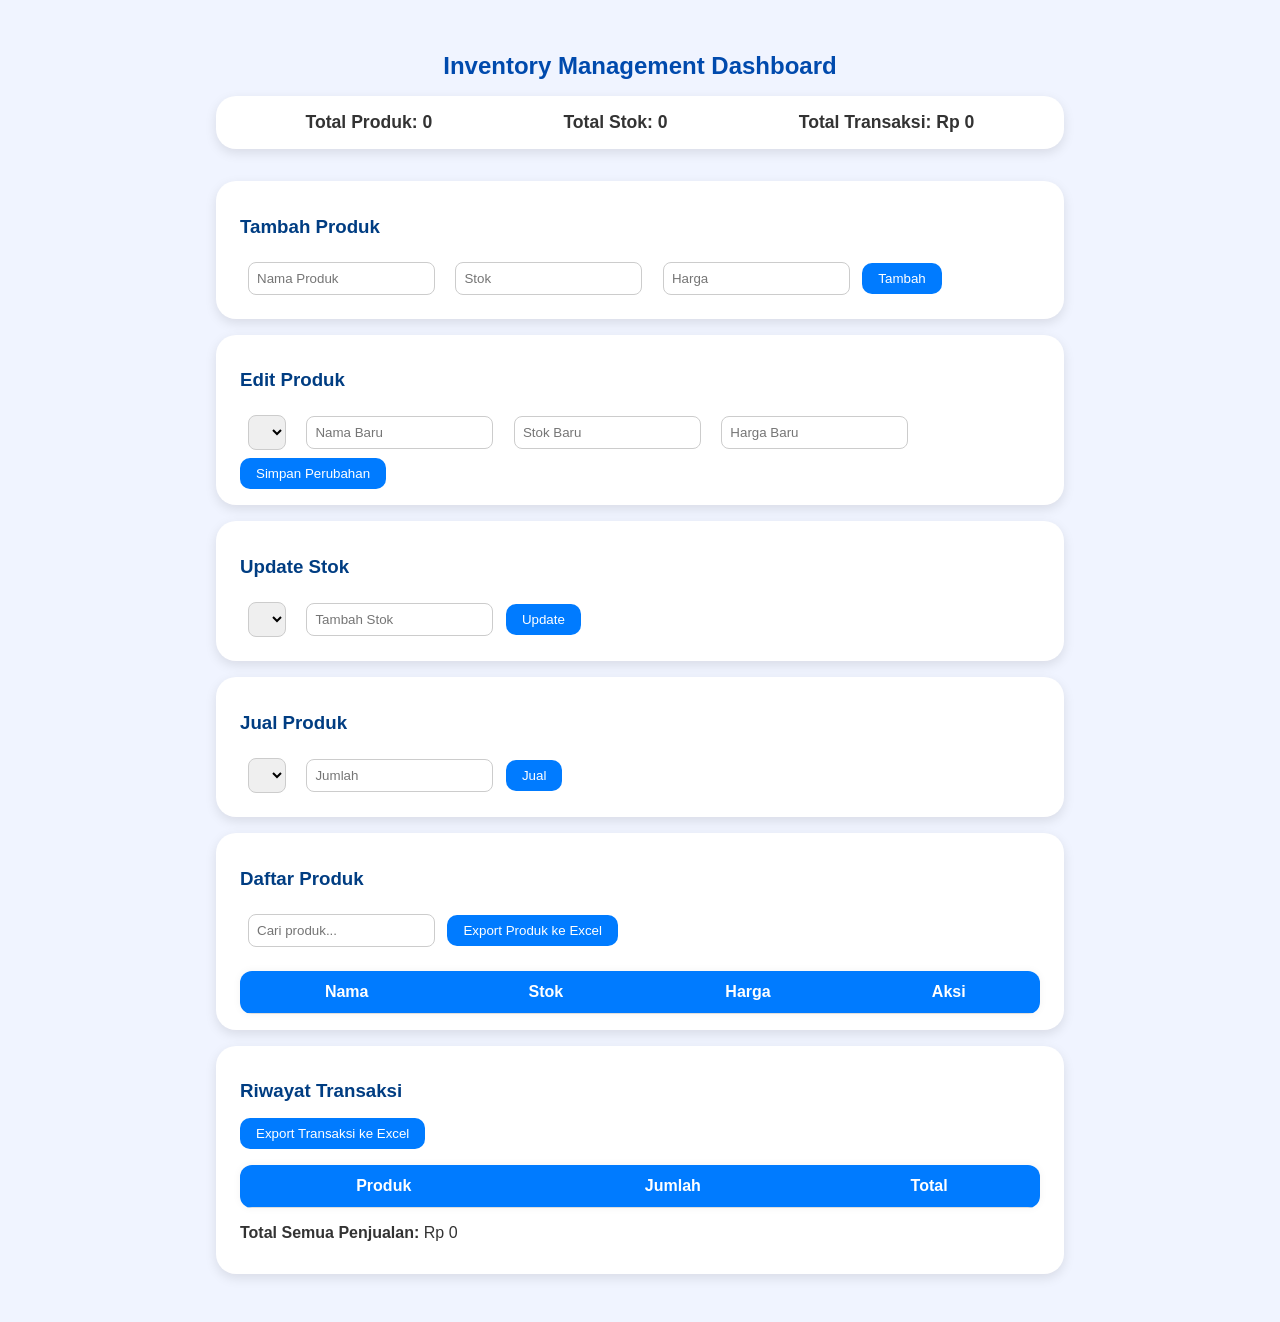
<file: TUGAS PENGKODEAN DAN PEMROGRAMAN/Tugas 3 Aplikasi Persediaan dan Penjualan/Persediaan_Penjualan/index.html>
<!DOCTYPE html>
<html lang="en">
<head>
    <meta charset="UTF-8">
    <meta name="viewport" content="width=device-width, initial-scale=1.0">
    <title>Inventory App</title>
    <link rel="stylesheet" href="style.css">
    <script defer src="script.js"></script>
</head>
<body>
    <h2>Inventory Management Dashboard</h2>

    <!-- Dashboard Ringkasan -->
    <section id="dashboard">
        <div><strong>Total Produk:</strong> <span id="total-produk">0</span></div>
        <div><strong>Total Stok:</strong> <span id="total-stok">0</span></div>
        <div><strong>Total Transaksi:</strong> <span id="total-transaksi">Rp 0</span></div>
    </section>

    <!-- Tambah Produk -->
    <section>
        <h3>Tambah Produk</h3>
        <input type="text" id="nama" placeholder="Nama Produk">
        <input type="number" id="stok" placeholder="Stok">
        <input type="number" id="harga" placeholder="Harga">
        <button onclick="tambahProduk()">Tambah</button>
    </section>

    <!-- Edit Produk -->
    <section>
        <h3>Edit Produk</h3>
        <select id="produk-edit"></select>
        <input type="text" id="nama-edit" placeholder="Nama Baru">
        <input type="number" id="stok-edit" placeholder="Stok Baru">
        <input type="number" id="harga-edit" placeholder="Harga Baru">
        <button onclick="editProduk()">Simpan Perubahan</button>
    </section>

    <!-- Update Stok -->
    <section>
        <h3>Update Stok</h3>
        <select id="produk-update"></select>
        <input type="number" id="tambah-stok" placeholder="Tambah Stok">
        <button onclick="updateStok()">Update</button>
    </section>

    <!-- Jual Produk -->
    <section>
        <h3>Jual Produk</h3>
        <select id="produk-jual"></select>
        <input type="number" id="jumlah-jual" placeholder="Jumlah">
        <button onclick="jualProduk()">Jual</button>
    </section>

    <!-- Tabel Produk dengan Filter dan Export -->
    <section>
        <h3>Daftar Produk</h3>
        <input type="text" id="filter-produk" placeholder="Cari produk..." onkeyup="filterProduk()">
        <button onclick="exportProdukExcel()">Export Produk ke Excel</button>
        <table>
            <thead>
                <tr>
                    <th>Nama</th>
                    <th>Stok</th>
                    <th>Harga</th>
                    <th>Aksi</th>
                </tr>
            </thead>
            <tbody id="produk-body"></tbody>
        </table>
    </section>

    <!-- Tabel Transaksi -->
    <section>
        <h3>Riwayat Transaksi</h3>
        <button onclick="exportTransaksiExcel()">Export Transaksi ke Excel</button>
        <table>
            <thead>
                <tr>
                    <th>Produk</th>
                    <th>Jumlah</th>
                    <th>Total</th>
                </tr>
            </thead>
            <tbody id="transaksi-body"></tbody>
        </table>
        <p><strong>Total Semua Penjualan:</strong> <span id="total-semua">Rp 0</span></p>
    </section>
</body>
</html>
</file>
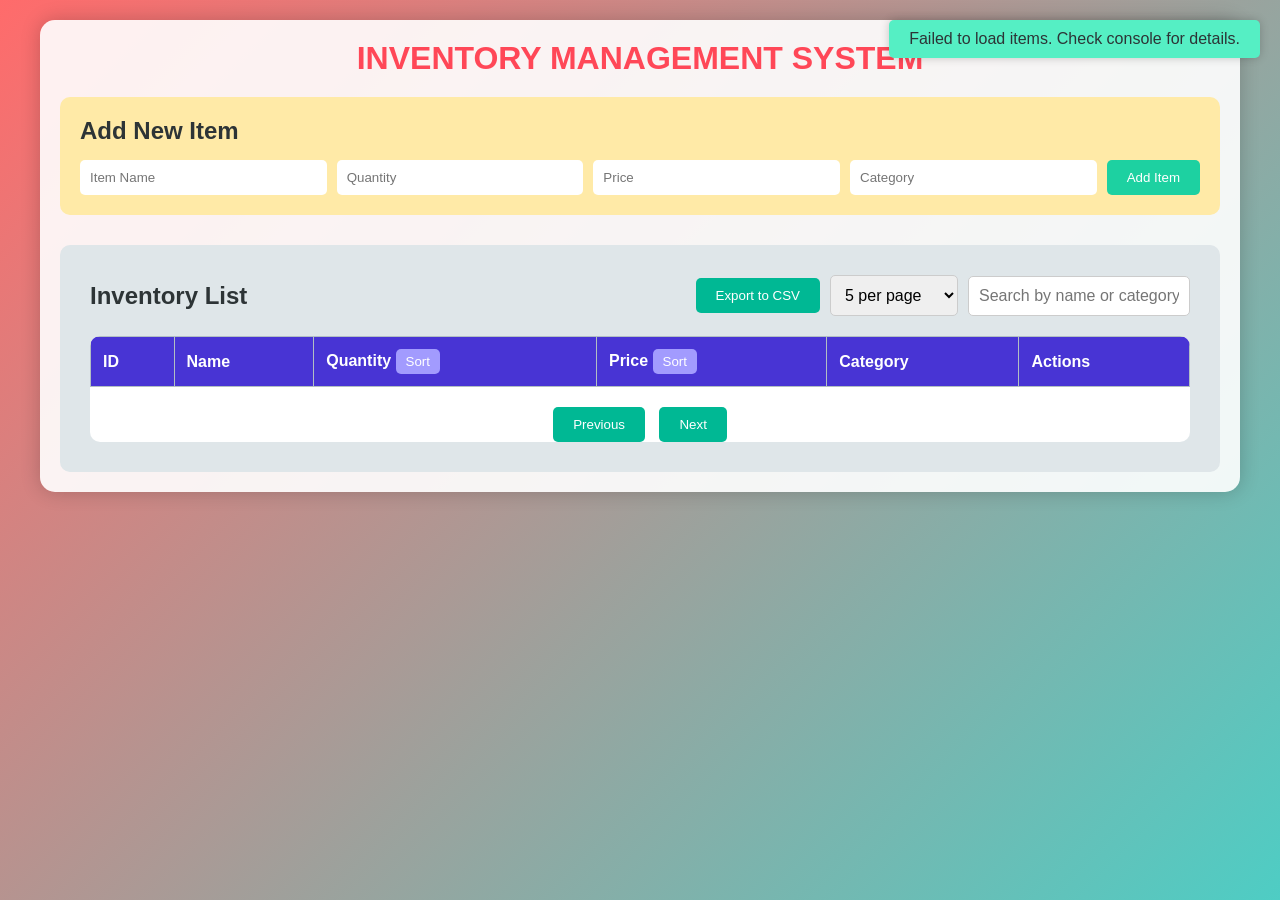
<file: TUGAS PENGKODEAN DAN PEMROGRAMAN/Tugas 4 Aplikasi Inventory Management System/inventory-management/index.html>
<!DOCTYPE html>
<html lang="en">
<head>
    <meta charset="UTF-8">
    <meta name="viewport" content="width=device-width, initial-scale=1.0">
    <title>Inventory Management System</title>
    <link rel="stylesheet" href="style.css">
</head>
<body>
    <div class="container">
        <h1>Inventory Management System</h1>
        
        <!-- Form Tambah Item -->
        <div class="form-container">
            <h2>Add New Item</h2>
            <form id="addForm">
                <input type="text" id="name" placeholder="Item Name" required>
                <input type="number" id="quantity" placeholder="Quantity" required>
                <input type="number" id="price" placeholder="Price" step="0.01" required>
                <input type="text" id="category" placeholder="Category" required>
                <button type="submit" id="addButton">Add Item</button>
                <span id="loading" class="loading" style="display: none;">Loading...</span>
            </form>
        </div>

        <!-- Inventory List -->
        <div class="inventory-container">
            <div class="inventory-header">
                <h2>Inventory List</h2>
                <div class="inventory-actions">
                    <button onclick="exportToCSV()">Export to CSV</button>
                    <select id="itemsPerPageSelect" onchange="changeItemsPerPage()">
                        <option value="5">5 per page</option>
                        <option value="10">10 per page</option>
                        <option value="20">20 per page</option>
                    </select>
                    <input type="text" id="searchInput" placeholder="Search by name or category..." onkeyup="debounceSearch()">
                </div>
            </div>
            <div class="table-container">
                <table>
                    <thead>
                        <tr>
                            <th>ID</th>
                            <th>Name</th>
                            <th>Quantity <button onclick="sortTable('quantity')">Sort</button></th>
                            <th>Price <button onclick="sortTable('price')">Sort</button></th>
                            <th>Category</th>
                            <th>Actions</th>
                        </tr>
                    </thead>
                    <tbody id="inventoryTable"></tbody>
                </table>
                <div class="pagination">
                    <button onclick="previousPage()" id="prevButton">Previous</button>
                    <span id="pageNumbers"></span>
                    <button onclick="nextPage()" id="nextButton">Next</button>
                </div>
            </div>
        </div>

        <!-- Modal untuk Edit Item -->
        <div id="editModal" class="modal">
            <div class="modal-content">
                <span class="close">×</span>
                <h2>Edit Item</h2>
                <form id="editForm">
                    <input type="hidden" id="editId">
                    <input type="text" id="editName" placeholder="Item Name" required>
                    <input type="number" id="editQuantity" placeholder="Quantity" required>
                    <input type="number" id="editPrice" placeholder="Price" step="0.01" required>
                    <input type="text" id="editCategory" placeholder="Category" required>
                    <button type="submit">Update Item</button>
                </form>
            </div>
        </div>

        <!-- Notifikasi -->
        <div id="notification" class="notification"></div>
    </div>

    <script src="script.js"></script>
</body>
</html>
</file>
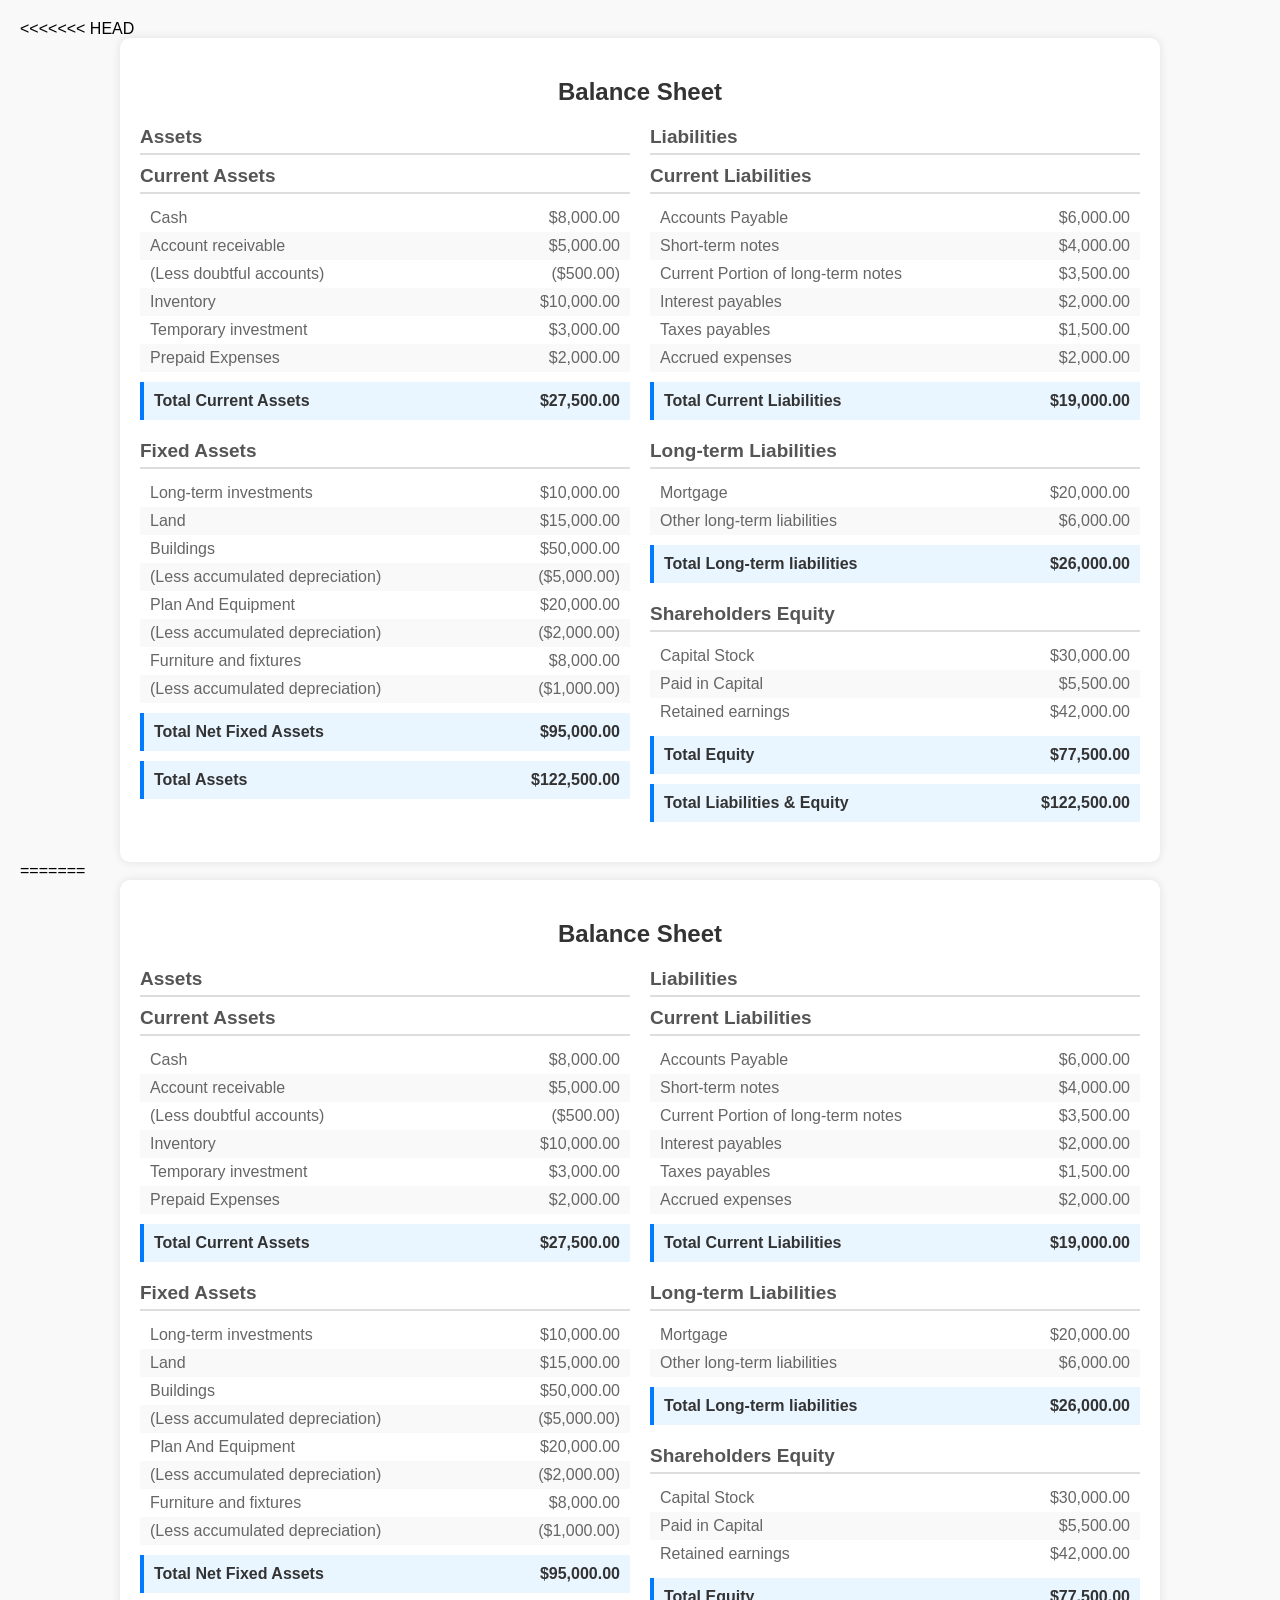
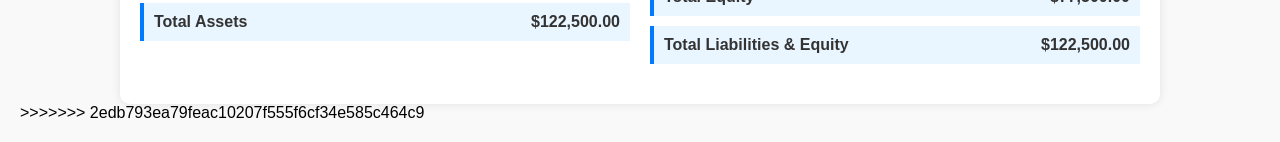
<file: TUGAS PENGKODEAN DAN PEMROGRAMAN/Tugas 2 Laporan Keuangan/Balance Sheet.html>
<<<<<<< HEAD
<!DOCTYPE html>
<html lang="en">
<head>
    <meta charset="UTF-8">
    <meta name="viewport" content="width=device-width, initial-scale=1.0">
    <title>Balance Sheet</title>
    <style>
        body {
            font-family: Arial, sans-serif;
            background-color: #f9f9f9;
            margin: 0;
            padding: 20px;
        }
        .balance-sheet {
            max-width: 1000px;
            width: 100%;
            margin: auto;
            background-color: #fff;
            padding: 20px;
            box-shadow: 0 0 10px rgba(0, 0, 0, 0.1);
            border-radius: 10px;
            display: flex;
            flex-direction: column;
            align-items: stretch;
        }
        .columns {
            display: flex;
            justify-content: space-between;
            gap: 20px;
        }
        .column {
            width: 50%;
        }
        .balance-sheet h2 {
            text-align: center;
            color: #333;
            margin-bottom: 20px;
            width: 100%;
        }
        .section {
            margin-bottom: 20px;
        }
        .section-title {
            font-weight: bold;
            font-size: 19px;
            color: #555;
            margin-bottom: 10px;
            border-bottom: 2px solid #ddd;
            padding-bottom: 5px;
        }
        .item-container {
            display: flex;
            justify-content: space-between;
            padding: 5px 10px;
            color: #666;
        }
        .item-container:nth-child(odd) {
            background-color: #f9f9f9;
        }
        .total {
            font-weight: bold;
            margin-top: 10px;
            padding: 10px;
            background-color: #e9f5ff;
            border-left: 4px solid #007bff;
            color: #333;
            display: flex;
            justify-content: space-between;
        }

        /* Responsif untuk layar kecil */
        @media (max-width: 768px) {
            .columns {
                flex-direction: column;
            }
            .column {
                width: 100%;
            }
        }
    </style>
</head>
<body>

<div class="balance-sheet">
    <h2>Balance Sheet</h2>
    <div class="columns">
        <div class="column">
            <div class="section-title">Assets</div>
            <div class="section">
                <div class="section-title">Current Assets</div>
                <div class="item-container"><span>Cash</span><span>$8,000.00</span></div>
                <div class="item-container"><span>Account receivable</span><span>$5,000.00</span></div>
                <div class="item-container"><span>(Less doubtful accounts)</span><span>($500.00)</span></div>
                <div class="item-container"><span>Inventory</span><span>$10,000.00</span></div>
                <div class="item-container"><span>Temporary investment</span><span>$3,000.00</span></div>
                <div class="item-container"><span>Prepaid Expenses</span><span>$2,000.00</span></div>
                <div class="total"><span>Total Current Assets</span><span>$27,500.00</span></div>
            </div>
            <div class="section">
                <div class="section-title">Fixed Assets</div>
                <div class="item-container"><span>Long-term investments</span><span>$10,000.00</span></div>
                <div class="item-container"><span>Land</span><span>$15,000.00</span></div>
                <div class="item-container"><span>Buildings</span><span>$50,000.00</span></div>
                <div class="item-container"><span>(Less accumulated depreciation)</span><span>($5,000.00)</span></div>
                <div class="item-container"><span>Plan And Equipment</span><span>$20,000.00</span></div>
                <div class="item-container"><span>(Less accumulated depreciation)</span><span>($2,000.00)</span></div>
                <div class="item-container"><span>Furniture and fixtures</span><span>$8,000.00</span></div>
                <div class="item-container"><span>(Less accumulated depreciation)</span><span>($1,000.00)</span></div>
                <div class="total"><span>Total Net Fixed Assets</span><span>$95,000.00</span></div>
                <div class="total"><span>Total Assets</span><span>$122,500.00</span></div>
            </div>
        </div>
    
        <div class="column">
            <div class="section-title">Liabilities</div>
            <div class="section">
                <div class="section-title">Current Liabilities</div>
                <div class="item-container"><span>Accounts Payable</span><span>$6,000.00</span></div>
                <div class="item-container"><span>Short-term notes</span><span>$4,000.00</span></div>
                <div class="item-container"><span>Current Portion of long-term notes</span><span>$3,500.00</span></div>
                <div class="item-container"><span>Interest payables</span><span>$2,000.00</span></div>
                <div class="item-container"><span>Taxes payables</span><span>$1,500.00</span></div>
                <div class="item-container"><span>Accrued expenses</span><span>$2,000.00</span></div>
                <div class="total"><span>Total Current Liabilities</span><span>$19,000.00</span></div>
            </div>
            <div class="section">
                <div class="section-title">Long-term Liabilities</div>
                <div class="item-container"><span>Mortgage</span><span>$20,000.00</span></div>
                <div class="item-container"><span>Other long-term liabilities</span><span>$6,000.00</span></div>
                <div class="total"><span>Total Long-term liabilities</span><span>$26,000.00</span></div>
            </div>
            <div class="section">
                <div class="section-title">Shareholders Equity</div>
                <div class="item-container"><span>Capital Stock</span><span>$30,000.00</span></div>
                <div class="item-container"><span>Paid in Capital</span><span>$5,500.00</span></div>
                <div class="item-container"><span>Retained earnings</span><span>$42,000.00</span></div>
                <div class="total"><span>Total Equity</span><span>$77,500.00</span></div> 
                <div class="total"><span>Total Liabilities & Equity</span><span>$122,500.00</span></div>
            </div>
        </div>
    </div>
</div>

</body>
</html>
=======
<!DOCTYPE html>
<html lang="en">
<head>
    <meta charset="UTF-8">
    <meta name="viewport" content="width=device-width, initial-scale=1.0">
    <title>Balance Sheet</title>
    <style>
        body {
            font-family: Arial, sans-serif;
            background-color: #f9f9f9;
            margin: 0;
            padding: 20px;
        }
        .balance-sheet {
            max-width: 1000px;
            width: 100%;
            margin: auto;
            background-color: #fff;
            padding: 20px;
            box-shadow: 0 0 10px rgba(0, 0, 0, 0.1);
            border-radius: 10px;
            display: flex;
            flex-direction: column;
            align-items: stretch;
        }
        .columns {
            display: flex;
            justify-content: space-between;
            gap: 20px;
        }
        .column {
            width: 50%;
        }
        .balance-sheet h2 {
            text-align: center;
            color: #333;
            margin-bottom: 20px;
            width: 100%;
        }
        .section {
            margin-bottom: 20px;
        }
        .section-title {
            font-weight: bold;
            font-size: 19px;
            color: #555;
            margin-bottom: 10px;
            border-bottom: 2px solid #ddd;
            padding-bottom: 5px;
        }
        .item-container {
            display: flex;
            justify-content: space-between;
            padding: 5px 10px;
            color: #666;
        }
        .item-container:nth-child(odd) {
            background-color: #f9f9f9;
        }
        .total {
            font-weight: bold;
            margin-top: 10px;
            padding: 10px;
            background-color: #e9f5ff;
            border-left: 4px solid #007bff;
            color: #333;
            display: flex;
            justify-content: space-between;
        }

        /* Responsif untuk layar kecil */
        @media (max-width: 768px) {
            .columns {
                flex-direction: column;
            }
            .column {
                width: 100%;
            }
        }
    </style>
</head>
<body>

<div class="balance-sheet">
    <h2>Balance Sheet</h2>
    <div class="columns">
        <div class="column">
            <div class="section-title">Assets</div>
            <div class="section">
                <div class="section-title">Current Assets</div>
                <div class="item-container"><span>Cash</span><span>$8,000.00</span></div>
                <div class="item-container"><span>Account receivable</span><span>$5,000.00</span></div>
                <div class="item-container"><span>(Less doubtful accounts)</span><span>($500.00)</span></div>
                <div class="item-container"><span>Inventory</span><span>$10,000.00</span></div>
                <div class="item-container"><span>Temporary investment</span><span>$3,000.00</span></div>
                <div class="item-container"><span>Prepaid Expenses</span><span>$2,000.00</span></div>
                <div class="total"><span>Total Current Assets</span><span>$27,500.00</span></div>
            </div>
            <div class="section">
                <div class="section-title">Fixed Assets</div>
                <div class="item-container"><span>Long-term investments</span><span>$10,000.00</span></div>
                <div class="item-container"><span>Land</span><span>$15,000.00</span></div>
                <div class="item-container"><span>Buildings</span><span>$50,000.00</span></div>
                <div class="item-container"><span>(Less accumulated depreciation)</span><span>($5,000.00)</span></div>
                <div class="item-container"><span>Plan And Equipment</span><span>$20,000.00</span></div>
                <div class="item-container"><span>(Less accumulated depreciation)</span><span>($2,000.00)</span></div>
                <div class="item-container"><span>Furniture and fixtures</span><span>$8,000.00</span></div>
                <div class="item-container"><span>(Less accumulated depreciation)</span><span>($1,000.00)</span></div>
                <div class="total"><span>Total Net Fixed Assets</span><span>$95,000.00</span></div>
                <div class="total"><span>Total Assets</span><span>$122,500.00</span></div>
            </div>
        </div>
    
        <div class="column">
            <div class="section-title">Liabilities</div>
            <div class="section">
                <div class="section-title">Current Liabilities</div>
                <div class="item-container"><span>Accounts Payable</span><span>$6,000.00</span></div>
                <div class="item-container"><span>Short-term notes</span><span>$4,000.00</span></div>
                <div class="item-container"><span>Current Portion of long-term notes</span><span>$3,500.00</span></div>
                <div class="item-container"><span>Interest payables</span><span>$2,000.00</span></div>
                <div class="item-container"><span>Taxes payables</span><span>$1,500.00</span></div>
                <div class="item-container"><span>Accrued expenses</span><span>$2,000.00</span></div>
                <div class="total"><span>Total Current Liabilities</span><span>$19,000.00</span></div>
            </div>
            <div class="section">
                <div class="section-title">Long-term Liabilities</div>
                <div class="item-container"><span>Mortgage</span><span>$20,000.00</span></div>
                <div class="item-container"><span>Other long-term liabilities</span><span>$6,000.00</span></div>
                <div class="total"><span>Total Long-term liabilities</span><span>$26,000.00</span></div>
            </div>
            <div class="section">
                <div class="section-title">Shareholders Equity</div>
                <div class="item-container"><span>Capital Stock</span><span>$30,000.00</span></div>
                <div class="item-container"><span>Paid in Capital</span><span>$5,500.00</span></div>
                <div class="item-container"><span>Retained earnings</span><span>$42,000.00</span></div>
                <div class="total"><span>Total Equity</span><span>$77,500.00</span></div> 
                <div class="total"><span>Total Liabilities & Equity</span><span>$122,500.00</span></div>
            </div>
        </div>
    </div>
</div>

</body>
</html>
>>>>>>> 2edb793ea79feac10207f555f6cf34e585c464c9
</file>
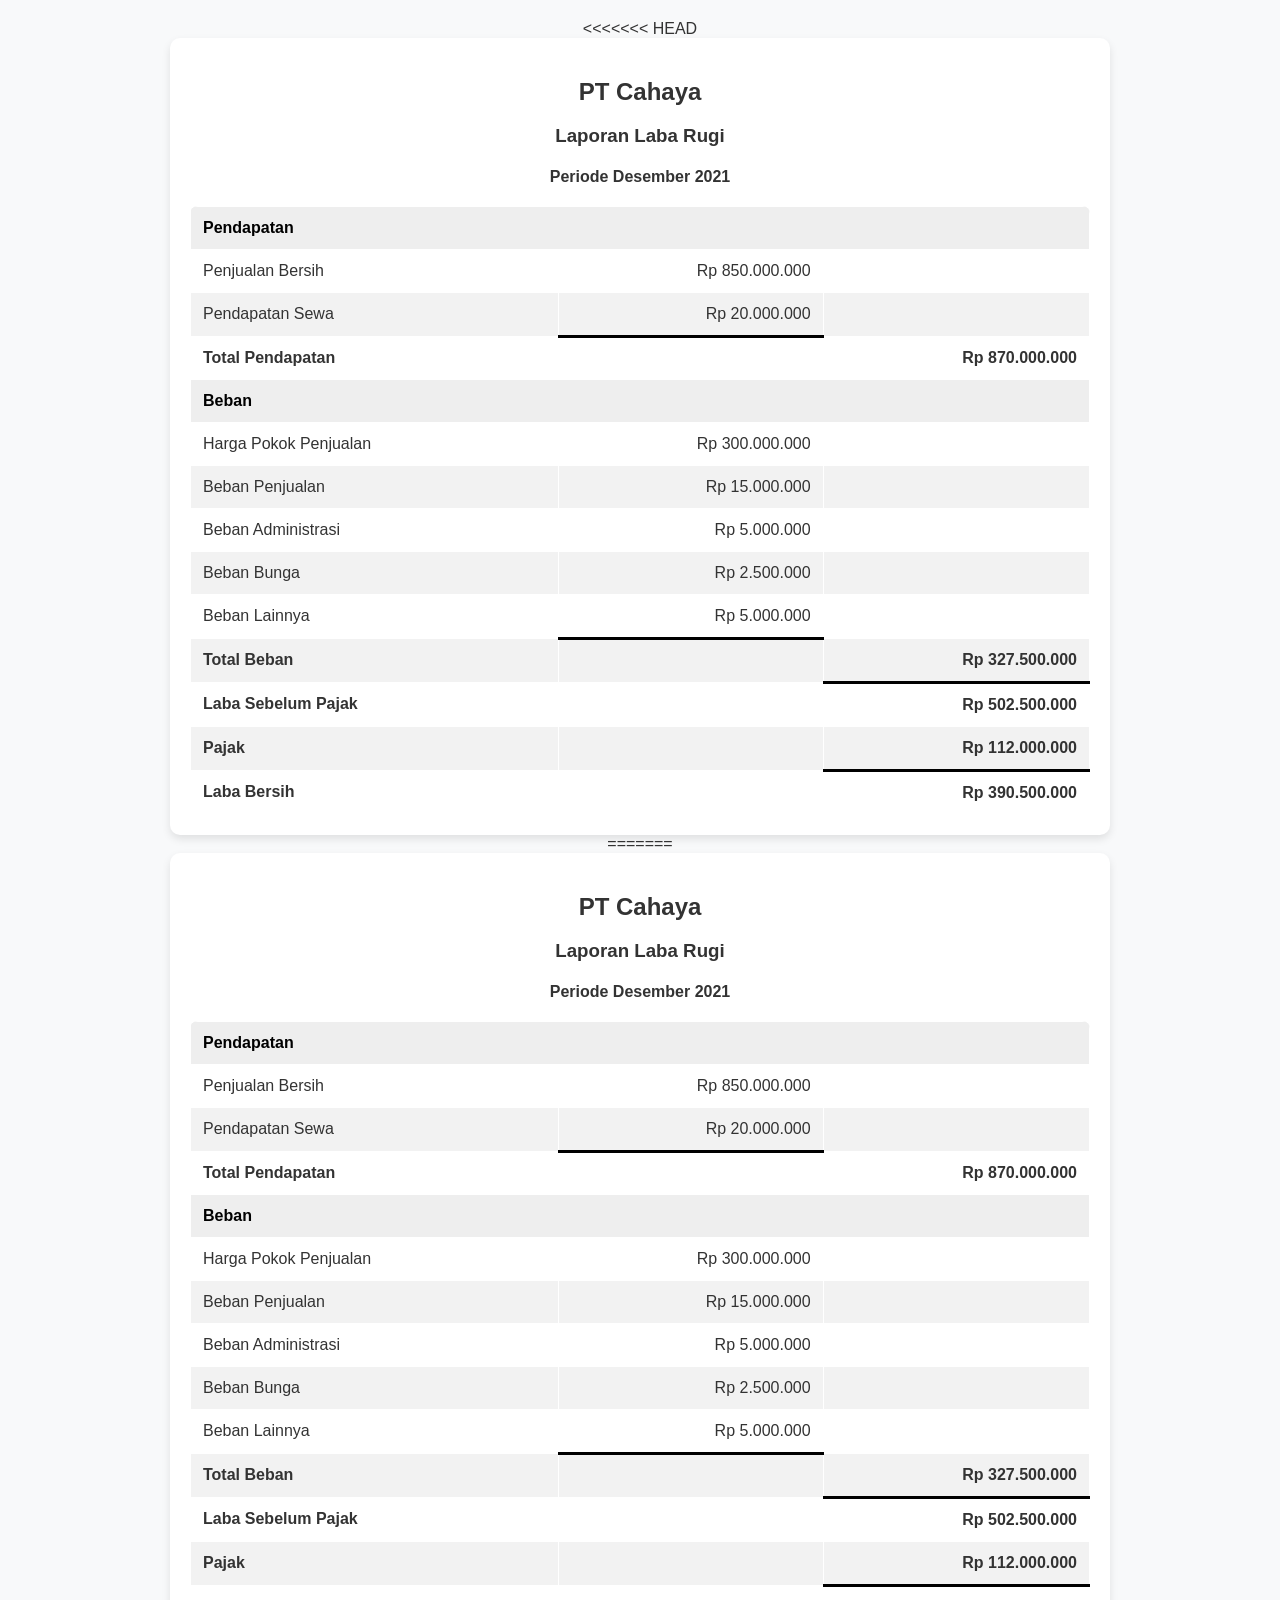
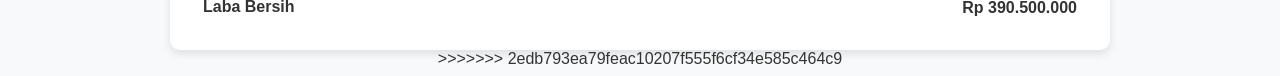
<file: TUGAS PENGKODEAN DAN PEMROGRAMAN/Tugas 2 Laporan Keuangan/Laporan Laba Rugi.html>
<<<<<<< HEAD
<!DOCTYPE html>
<html lang="id">
<head>
    <meta charset="UTF-8">
    <meta name="viewport" content="width=device-width, initial-scale=1.0">
    <title>Laporan Laba Rugi</title>
    <style>
        body {
            font-family: Arial, Helvetica, sans-serif;
            display: flex;
            justify-content: center;
            align-items: center;
            flex-direction: column;
            margin-top: 20px;
            background-color: #f8f9fa;
            color: #333;
        }
        .container {
            background: white;
            padding: 20px;
            border-radius: 10px;
            box-shadow: 0 4px 8px rgba(0, 0, 0, 0.1);
            width: 100%;
            max-width: 900px;
        }
        h2, h3, h4 {
            text-align: center;
            margin-bottom: 10px;
        }
        table {
            width: 100%;
            border-collapse: collapse;
            margin-top: 20px;
            border-radius: 8px;
            overflow: hidden;
        }
        th, td {
            border: 1px solid #ffffff;
            padding: 12px;
            font-size: 16px;
        }
        th {
            background-color: #eeeeee;
            color: black;
            text-align: left;
        }
        td:first-child {
            text-align: left;
        }
        td:nth-child(2), td:nth-child(3) {
            text-align: right;
        }
        table tr.custom-border td:nth-child(2) {
    font-weight: regular;
    border-bottom: 3px solid black;
}
table tr.custom-border3 td:nth-child(3) {
    font-weight: regular;
    border-bottom: 3px solid black;
}
.subtotal td {
    font-weight: bold;
}
.custom-border3 td {
    font-weight: bold;
}
table tr:nth-child(even) {
    background-color: #ffffff;
}

table tr:nth-child(odd) {
    background-color: #f2f2f2;
}

    </style>
</head>
<body>
    <div class="container">
        <h2>PT Cahaya</h2>
        <h3>Laporan Laba Rugi</h3>
        <h4>Periode Desember 2021</h4>
        
        <table>
            <tr>
                <th colspan="3">Pendapatan</th>
            </tr>
            <tr>
                <td>Penjualan Bersih</td>
                <td>Rp 850.000.000</td>
                <td></td>
            </tr>
            <tr class="custom-border">
                <td>Pendapatan Sewa</td>
                <td>Rp 20.000.000</td>
                <td></td>
            </tr>
            <tr class="subtotal">
                <td>Total Pendapatan</td>
                <td></td>
                <td>Rp 870.000.000</td>
            </tr>
            <tr>
                <th colspan="3">Beban</th>
            </tr>
            <tr>
                <td>Harga Pokok Penjualan</td>
                <td>Rp 300.000.000</td>
                <td></td>
            </tr>
            <tr>
                <td>Beban Penjualan</td>
                <td>Rp 15.000.000</td>
                <td></td>
            </tr>
            <tr>
                <td>Beban Administrasi</td>
                <td>Rp 5.000.000</td>
                <td></td>
            </tr>
            <tr>
                <td>Beban Bunga</td>
                <td>Rp 2.500.000</td>
                <td></td>
            </tr>
            <tr class="custom-border">
                <td>Beban Lainnya</td>
                <td>Rp 5.000.000</td>
                <td></td>
            </tr>
           <tr class="custom-border3">
                <td>Total Beban</td>
                <td></td>
                <td>Rp 327.500.000</td>
            </tr>
            <tr class="subtotal">
                <td>Laba Sebelum Pajak</td>
                <td></td>
                <td>Rp 502.500.000</td>
            </tr>
            <tr class="custom-border3">
                <td>Pajak</td>
                <td></td>
                <td>Rp 112.000.000</td>
            </tr>
            <tr class="subtotal">
                <td>Laba Bersih</td>
                <td></td>
                <td>Rp 390.500.000</td>
            </tr>
        </table>
    </div>
</body>
</html>
=======
<!DOCTYPE html>
<html lang="id">
<head>
    <meta charset="UTF-8">
    <meta name="viewport" content="width=device-width, initial-scale=1.0">
    <title>Laporan Laba Rugi</title>
    <style>
        body {
            font-family: Arial, Helvetica, sans-serif;
            display: flex;
            justify-content: center;
            align-items: center;
            flex-direction: column;
            margin-top: 20px;
            background-color: #f8f9fa;
            color: #333;
        }
        .container {
            background: white;
            padding: 20px;
            border-radius: 10px;
            box-shadow: 0 4px 8px rgba(0, 0, 0, 0.1);
            width: 100%;
            max-width: 900px;
        }
        h2, h3, h4 {
            text-align: center;
            margin-bottom: 10px;
        }
        table {
            width: 100%;
            border-collapse: collapse;
            margin-top: 20px;
            border-radius: 8px;
            overflow: hidden;
        }
        th, td {
            border: 1px solid #ffffff;
            padding: 12px;
            font-size: 16px;
        }
        th {
            background-color: #eeeeee;
            color: black;
            text-align: left;
        }
        td:first-child {
            text-align: left;
        }
        td:nth-child(2), td:nth-child(3) {
            text-align: right;
        }
        table tr.custom-border td:nth-child(2) {
    font-weight: regular;
    border-bottom: 3px solid black;
}
table tr.custom-border3 td:nth-child(3) {
    font-weight: regular;
    border-bottom: 3px solid black;
}
.subtotal td {
    font-weight: bold;
}
.custom-border3 td {
    font-weight: bold;
}
table tr:nth-child(even) {
    background-color: #ffffff;
}

table tr:nth-child(odd) {
    background-color: #f2f2f2;
}

    </style>
</head>
<body>
    <div class="container">
        <h2>PT Cahaya</h2>
        <h3>Laporan Laba Rugi</h3>
        <h4>Periode Desember 2021</h4>
        
        <table>
            <tr>
                <th colspan="3">Pendapatan</th>
            </tr>
            <tr>
                <td>Penjualan Bersih</td>
                <td>Rp 850.000.000</td>
                <td></td>
            </tr>
            <tr class="custom-border">
                <td>Pendapatan Sewa</td>
                <td>Rp 20.000.000</td>
                <td></td>
            </tr>
            <tr class="subtotal">
                <td>Total Pendapatan</td>
                <td></td>
                <td>Rp 870.000.000</td>
            </tr>
            <tr>
                <th colspan="3">Beban</th>
            </tr>
            <tr>
                <td>Harga Pokok Penjualan</td>
                <td>Rp 300.000.000</td>
                <td></td>
            </tr>
            <tr>
                <td>Beban Penjualan</td>
                <td>Rp 15.000.000</td>
                <td></td>
            </tr>
            <tr>
                <td>Beban Administrasi</td>
                <td>Rp 5.000.000</td>
                <td></td>
            </tr>
            <tr>
                <td>Beban Bunga</td>
                <td>Rp 2.500.000</td>
                <td></td>
            </tr>
            <tr class="custom-border">
                <td>Beban Lainnya</td>
                <td>Rp 5.000.000</td>
                <td></td>
            </tr>
           <tr class="custom-border3">
                <td>Total Beban</td>
                <td></td>
                <td>Rp 327.500.000</td>
            </tr>
            <tr class="subtotal">
                <td>Laba Sebelum Pajak</td>
                <td></td>
                <td>Rp 502.500.000</td>
            </tr>
            <tr class="custom-border3">
                <td>Pajak</td>
                <td></td>
                <td>Rp 112.000.000</td>
            </tr>
            <tr class="subtotal">
                <td>Laba Bersih</td>
                <td></td>
                <td>Rp 390.500.000</td>
            </tr>
        </table>
    </div>
</body>
</html>
>>>>>>> 2edb793ea79feac10207f555f6cf34e585c464c9
</file>
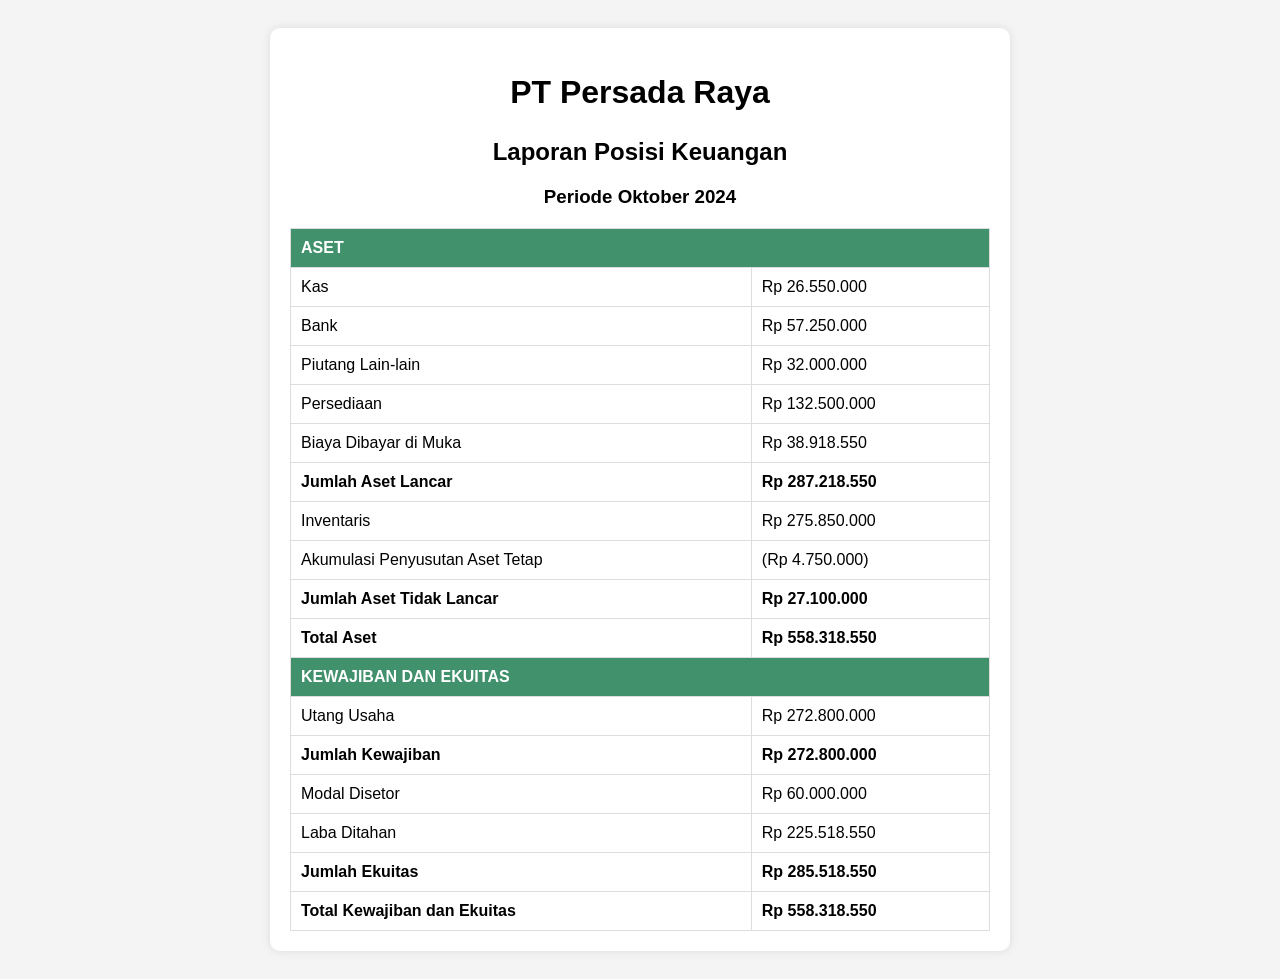
<file: TUGAS PENGKODEAN DAN PEMROGRAMAN/Tugas 2 Laporan Keuangan/Laporan Posisi Keuangan.html>
<!DOCTYPE html>
<html lang="id">
<head>
    <meta charset="UTF-8">
    <meta name="viewport" content="width=device-width, initial-scale=1.0">
    <title>Laporan Posisi Keuangan</title>
    <style>
        body {
            font-family: Arial, sans-serif;
            background-color: #f4f4f4;
            text-align: center;
            padding: 20px;
        }
        .container {
            background: #ffffff;
            padding: 20px;
            max-width: 700px;
            margin: auto;
            box-shadow: 0px 0px 10px rgba(0, 0, 0, 0.1);
            border-radius: 10px;
        }
        h1 {
            background-color: #ffffff;
            color: black;
            padding: 5px;
            border-radius: 5px;
        }
        table {
            width: 100%;
            margin-top: 20px;
            border-collapse: collapse;
        }
        th, td {
            padding: 10px;
            border: 1px solid #ddd;
            text-align: left;
        }
        th {
            background-color: #40916c;
            color: white;
        }
        .highlight {
            font-weight: bold;
        }
    </style>
</head>
<body>
    <div class="container">
        <h1>PT Persada Raya</h1>
        <h2>Laporan Posisi Keuangan</h2>
        <h3>Periode Oktober 2024</h3>
        
        <table>
            <tr>
                <th colspan="2">ASET</th>
            </tr>
            <tr>
                <td>Kas</td>
                <td>Rp 26.550.000</td>
            </tr>
            <tr>
                <td>Bank</td>
                <td>Rp 57.250.000</td>
            </tr>
            <tr>
                <td>Piutang Lain-lain</td>
                <td>Rp 32.000.000</td>
            </tr>
            <tr>
                <td>Persediaan</td>
                <td>Rp 132.500.000</td>
            </tr>
            <tr>
                <td>Biaya Dibayar di Muka</td>
                <td>Rp 38.918.550</td>
            </tr>
            <tr class="highlight">
                <td>Jumlah Aset Lancar</td>
                <td>Rp 287.218.550</td>
            </tr>
            <tr>
                <td>Inventaris</td>
                <td>Rp 275.850.000</td>
            </tr>
            <tr>
                <td>Akumulasi Penyusutan Aset Tetap</td>
                <td>(Rp 4.750.000)</td>
            </tr>
            <tr class="highlight">
                <td>Jumlah Aset Tidak Lancar</td>
                <td>Rp 27.100.000</td>
            </tr>
            <tr class="highlight">
                <td>Total Aset</td>
                <td>Rp 558.318.550</td>
            </tr>
                         <th colspan="2">KEWAJIBAN DAN EKUITAS</th>
            </tr>
            <tr>
                <td>Utang Usaha</td>
                <td>Rp 272.800.000</td>
            </tr>
            <tr class="highlight">
                <td>Jumlah Kewajiban</td>
                <td>Rp 272.800.000</td>
            </tr>
            <tr>
                <td>Modal Disetor</td>
                <td>Rp 60.000.000</td>
            </tr>
            <tr>
                <td>Laba Ditahan</td>
                <td>Rp 225.518.550</td>
            </tr>
            <tr class="highlight">
                <td>Jumlah Ekuitas</td>
                <td>Rp 285.518.550</td>
            </tr>
            <tr class="highlight">
                <td>Total Kewajiban dan Ekuitas</td>
                <td>Rp 558.318.550</td>
            </tr>
        </table>
    </div>
</body>
</html>
</file>
<file: TUGAS PENGKODEAN DAN PEMROGRAMAN/Tugas 3 Aplikasi Persediaan dan Penjualan/Persediaan_Penjualan/style.css>
body {
    font-family: 'Segoe UI', sans-serif;
    margin: 0;
    padding: 2rem;
    background: #f0f4ff;
    color: #333;
}

h2 {
    text-align: center;
    color: #004aad;
    margin-bottom: 1rem;
}

section {
    background: #fff;
    margin: 1rem auto;
    padding: 1rem 1.5rem;
    border-radius: 20px;
    box-shadow: 0 4px 12px rgba(0, 0, 0, 0.1);
    max-width: 800px;
}

h3 {
    color: #003d82;
    margin-bottom: 1rem;
}

input, select {
    margin: 0.5rem;
    padding: 0.5rem;
    border: 1px solid #ccc;
    border-radius: 8px;
}

button {
    padding: 0.5rem 1rem;
    background-color: #007bff;
    color: white;
    border: none;
    border-radius: 10px;
    cursor: pointer;
    transition: background-color 0.3s ease;
}

button:hover {
    background-color: #0056b3;
}

table {
    width: 100%;
    border-collapse: collapse;
    margin-top: 1rem;
    border-radius: 12px;
    overflow: hidden;
    box-shadow: 0 0 8px rgba(0, 0, 0, 0.05);
}

th, td {
    padding: 0.75rem;
    border-bottom: 1px solid #ddd;
    text-align: center;
}

th {
    background-color: #007bff;
    color: white;
}

#dashboard {
    display: flex;
    justify-content: space-around;
    margin-bottom: 2rem;
    font-weight: bold;
    font-size: 1.1rem;
}
</file>
<file: TUGAS PENGKODEAN DAN PEMROGRAMAN/Tugas 4 Aplikasi Inventory Management System/inventory-management/style.css>
* {
    margin: 0;
    padding: 0;
    box-sizing: border-box;
    font-family: Arial, sans-serif;
}

body {
    background: linear-gradient(135deg, #ff6b6b, #4ecdc4);
    min-height: 100vh;
    padding: 20px;
}

.container {
    max-width: 1200px;
    margin: 0 auto;
    background: rgba(255, 255, 255, 0.9);
    padding: 20px;
    border-radius: 15px;
    box-shadow: 0 0 20px rgba(0, 0, 0, 0.2);
}

h1 {
    text-align: center;
    color: #ff4757;
    margin-bottom: 20px;
    text-transform: uppercase;
}

/* Form Container */
.form-container {
    background: #ffeaa7;
    padding: 20px;
    border-radius: 10px;
    margin-bottom: 30px;
}

.form-container h2 {
    color: #2d3436;
    margin-bottom: 15px;
}

form {
    display: flex;
    gap: 10px;
    flex-wrap: wrap;
}

input {
    padding: 10px;
    border: none;
    border-radius: 5px;
    background: #ffffff;
    flex: 1;
    min-width: 150px;
}

button {
    padding: 10px 20px;
    background: #1dd1a1;
    color: white;
    border: none;
    border-radius: 5px;
    cursor: pointer;
    transition: background 0.3s;
}

button:hover {
    background: #10ac84;
}

/* Inventory Container */
.inventory-container {
    background: #dfe6e9;
    padding: 20px;
    border-radius: 10px;
}

.inventory-header {
    display: flex;
    justify-content: space-between;
    align-items: center;
    margin-bottom: 20px;
}

.inventory-header h2 {
    color: #2d3436;
}

.inventory-actions {
    display: flex;
    gap: 10px;
    align-items: center; /* Pastikan elemen sejajar secara vertikal */
}

.inventory-actions button {
    background: #00b894;
}

.inventory-actions button:hover {
    background: #009e7f;
}

.inventory-actions select {
    padding: 10px;
    border-radius: 5px;
    border: 1px solid #ccc;
    font-size: 16px;
}

.inventory-actions input {
    padding: 10px;
    border-radius: 5px;
    border: 1px solid #ccc;
    font-size: 16px;
}

/* Table Container */
.table-container {
    background: #ffffff;
    border-radius: 10px;
    overflow-x: auto;
}

table {
    width: 100%;
    border-collapse: collapse;
}

th, td {
    padding: 12px;
    text-align: left;
    border-bottom: 1px solid #b2bec3;
}

th {
    background: #6c5ce7;
    color: white;
}

th button {
    background: #a29bfe;
    color: white;
    border: none;
    padding: 5px 10px;
    border-radius: 5px;
    cursor: pointer;
}

th button:hover {
    background: #5a4bdb;
}

tr:nth-child(even) {
    background: #f0f2f5;
}

tr:nth-child(odd) {
    background: #ffffff;
}

.edit-btn {
    background: #ffa502;
    margin-right: 5px;
}

.edit-btn:hover {
    background: #e69500;
}

.delete-btn {
    background: #ff4757;
}

.delete-btn:hover {
    background: #e63946;
}

/* Pagination */
.pagination {
    margin-top: 20px;
    text-align: center;
}

.pagination button {
    padding: 10px 20px;
    margin: 0 5px;
    background: #00b894; /* Warna hijau yang sama dengan Export to CSV */
    color: white;
    border: none;
    border-radius: 5px;
    cursor: pointer;
}
.pagination button:hover:not(:disabled) {
    background: #009e7f;
}

.pagination .page-number {
    padding: 5px 10px;
    margin: 0 5px;
    background: #dfe6e9;
    color: #2d3436;
    border-radius: 5px;
    cursor: pointer;
    transition: background 0.3s;
}

.pagination .page-number.active {
    background: #6c5ce7;
    color: white;
}

.pagination .page-number:hover:not(.active) {
    background: #b2bec3;
}

/* Modal */
.modal {
    display: none;
    position: fixed;
    z-index: 1;
    left: 0;
    top: 0;
    width: 100%;
    height: 100%;
    background-color: rgba(0, 0, 0, 0.5);
}

.modal-content {
    background-color: #fff;
    margin: 15% auto;
    padding: 20px;
    border-radius: 10px;
    width: 50%;
    box-shadow: 0 0 10px rgba(0, 0, 0, 0.3);
}

.close {
    color: #aaa;
    float: right;
    font-size: 28px;
    font-weight: bold;
    cursor: pointer;
}

.close:hover {
    color: #000;
}

/* Notification */
.notification {
    position: fixed;
    top: 20px;
    right: 20px;
    background: #55efc4;
    color: #2d3436;
    padding: 10px 20px;
    border-radius: 5px;
    box-shadow: 0 0 10px rgba(0, 0, 0, 0.2);
    display: none;
    z-index: 1000;
}

/* Highlight untuk pencarian */
.highlight {
    background-color: #ffeb3b;
    font-weight: bold;
}

/* Loading Indicator */
.loading {
    margin-left: 10px;
    color: #2d3436;
    font-style: italic;
}

/* Low Stock */
.low-stock {
    background-color: #ffcccc !important;
    font-weight: bold;
}

th, td {
    padding: 12px;
    text-align: left;
    border: 1px solid #b2bec3; /* Tambahkan border */
}
table {
    border-collapse: collapse;
    border: 1px solid #b2bec3; /* Border luar tabel */
}

th {
    background: #4834d4; /* Warna ungu yang lebih lembut */
    color: white;
}

.inventory-container {
    background: #dfe6e9;
    padding: 30px; /* Tambah padding */
    border-radius: 10px;
}
</file>
